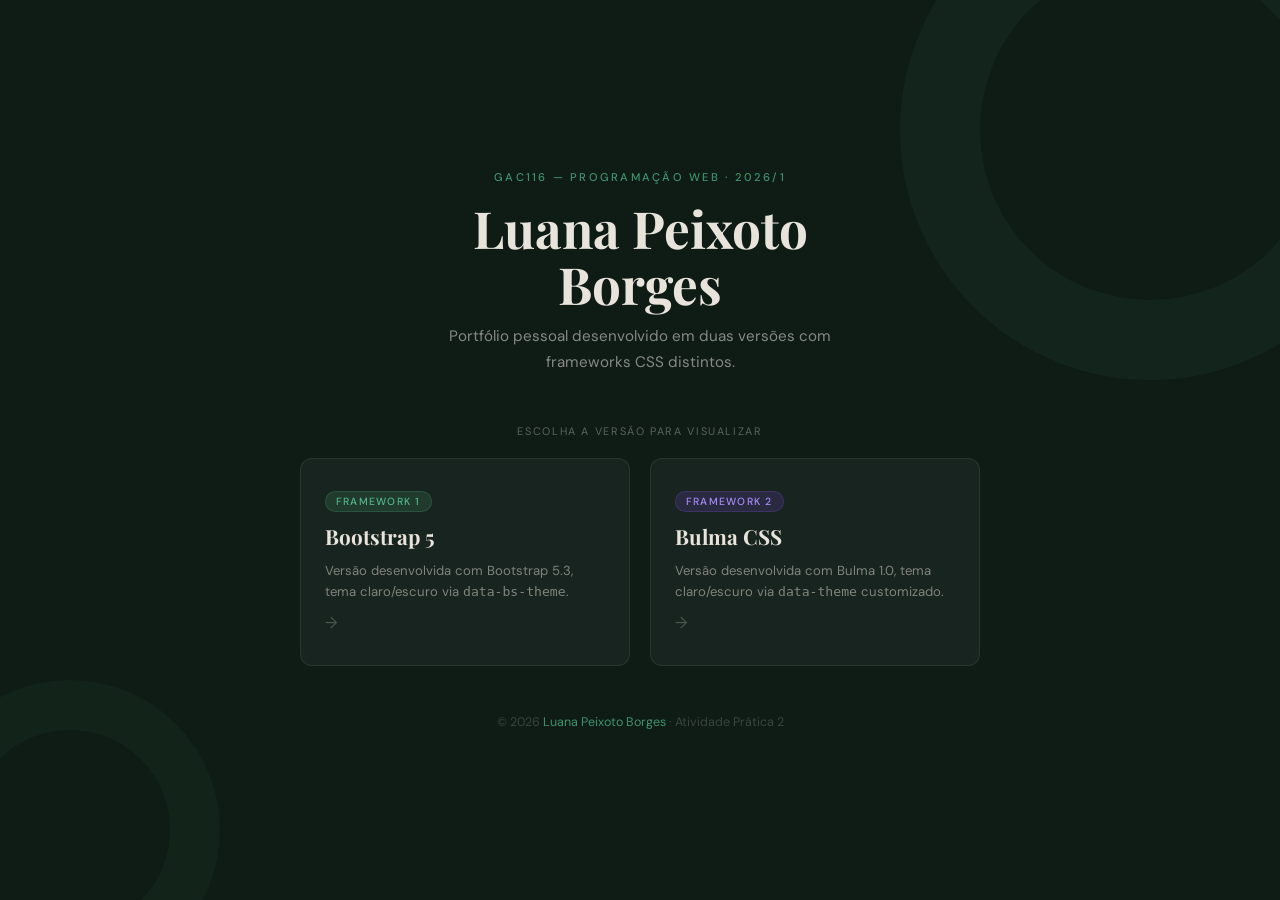
<file: index.html>
<!DOCTYPE html>
<html lang="pt-BR">
<head>
  <meta charset="UTF-8" />
  <meta name="viewport" content="width=device-width, initial-scale=1.0" />
  <title>Luana Peixoto Borges — Portfólio</title>
  <link href="https://fonts.googleapis.com/css2?family=Playfair+Display:wght@700&family=DM+Sans:wght@300;400;500&display=swap" rel="stylesheet" />
  <style>
    *, *::before, *::after { box-sizing: border-box; margin: 0; padding: 0; }

    body {
      font-family: 'DM Sans', sans-serif;
      background: #0f1c16;
      color: #e8e4dc;
      min-height: 100vh;
      display: flex;
      flex-direction: column;
      align-items: center;
      justify-content: center;
      padding: 40px 20px;
      position: relative;
      overflow: hidden;
    }

    /* Background decoration */
    body::before {
      content: '';
      position: fixed;
      top: -120px; right: -120px;
      width: 500px; height: 500px;
      border-radius: 50%;
      border: 80px solid rgba(64,145,108,0.08);
      pointer-events: none;
    }
    body::after {
      content: '';
      position: fixed;
      bottom: -80px; left: -80px;
      width: 300px; height: 300px;
      border-radius: 50%;
      border: 50px solid rgba(64,145,108,0.06);
      pointer-events: none;
    }

    .wrapper {
      max-width: 680px;
      width: 100%;
      text-align: center;
      position: relative;
      z-index: 1;
    }

    .eyebrow {
      font-size: 0.7rem;
      letter-spacing: 0.2em;
      text-transform: uppercase;
      color: #40916c;
      font-weight: 500;
      margin-bottom: 16px;
    }

    h1 {
      font-family: 'Playfair Display', serif;
      font-size: clamp(2rem, 6vw, 3.2rem);
      line-height: 1.1;
      color: #e8e4dc;
      margin-bottom: 12px;
    }

    .subtitle {
      font-size: 0.95rem;
      color: rgba(232,228,220,0.55);
      line-height: 1.7;
      max-width: 420px;
      margin: 0 auto 48px;
    }

    .label {
      font-size: 0.68rem;
      letter-spacing: 0.15em;
      text-transform: uppercase;
      color: rgba(232,228,220,0.35);
      margin-bottom: 20px;
    }

    .cards {
      display: grid;
      grid-template-columns: 1fr 1fr;
      gap: 20px;
    }

    @media (max-width: 480px) {
      .cards { grid-template-columns: 1fr; }
    }

    .card {
      background: rgba(255,255,255,0.04);
      border: 1px solid rgba(255,255,255,0.08);
      border-radius: 12px;
      padding: 32px 24px;
      text-decoration: none;
      color: #e8e4dc;
      display: flex;
      flex-direction: column;
      align-items: flex-start;
      gap: 10px;
      transition: background 0.25s, border-color 0.25s, transform 0.25s;
      cursor: pointer;
    }

    .card:hover {
      background: rgba(64,145,108,0.12);
      border-color: rgba(64,145,108,0.45);
      transform: translateY(-4px);
    }

    .card-badge {
      font-size: 0.65rem;
      letter-spacing: 0.12em;
      text-transform: uppercase;
      background: rgba(64,145,108,0.2);
      color: #52b788;
      border: 1px solid rgba(64,145,108,0.3);
      border-radius: 20px;
      padding: 3px 10px;
      font-weight: 500;
    }

    .card-badge.purple {
      background: rgba(111,66,193,0.2);
      color: #a78bfa;
      border-color: rgba(111,66,193,0.3);
    }

    .card h2 {
      font-family: 'Playfair Display', serif;
      font-size: 1.3rem;
      color: #e8e4dc;
    }

    .card p {
      font-size: 0.82rem;
      color: rgba(232,228,220,0.5);
      line-height: 1.6;
      text-align: left;
    }

    .card-arrow {
      margin-top: auto;
      font-size: 1rem;
      color: rgba(232,228,220,0.25);
      transition: color 0.2s, transform 0.2s;
    }

    .card:hover .card-arrow {
      color: #52b788;
      transform: translateX(4px);
    }

    .footer-note {
      margin-top: 48px;
      font-size: 0.78rem;
      color: rgba(232,228,220,0.2);
    }

    .footer-note span { color: #40916c; }
  </style>
</head>
<body>
  <div class="wrapper">
    <p class="eyebrow">GAC116 — Programação Web · 2026/1</p>
    <h1>Luana Peixoto<br>Borges</h1>
    <p class="subtitle">Portfólio pessoal desenvolvido em duas versões com frameworks CSS distintos.</p>

    <p class="label">Escolha a versão para visualizar</p>

    <div class="cards">
      <a href="bootstrap/index.html" class="card">
        <span class="card-badge">Framework 1</span>
        <h2>Bootstrap 5</h2>
        <p>Versão desenvolvida com Bootstrap 5.3, tema claro/escuro via <code>data-bs-theme</code>.</p>
        <span class="card-arrow">→</span>
      </a>
      <a href="bulma/index.html" class="card">
        <span class="card-badge purple">Framework 2</span>
        <h2>Bulma CSS</h2>
        <p>Versão desenvolvida com Bulma 1.0, tema claro/escuro via <code>data-theme</code> customizado.</p>
        <span class="card-arrow">→</span>
      </a>
    </div>

    <p class="footer-note">© 2026 <span>Luana Peixoto Borges</span> · Atividade Prática 2</p>
  </div>
</body>
</html>
</file>
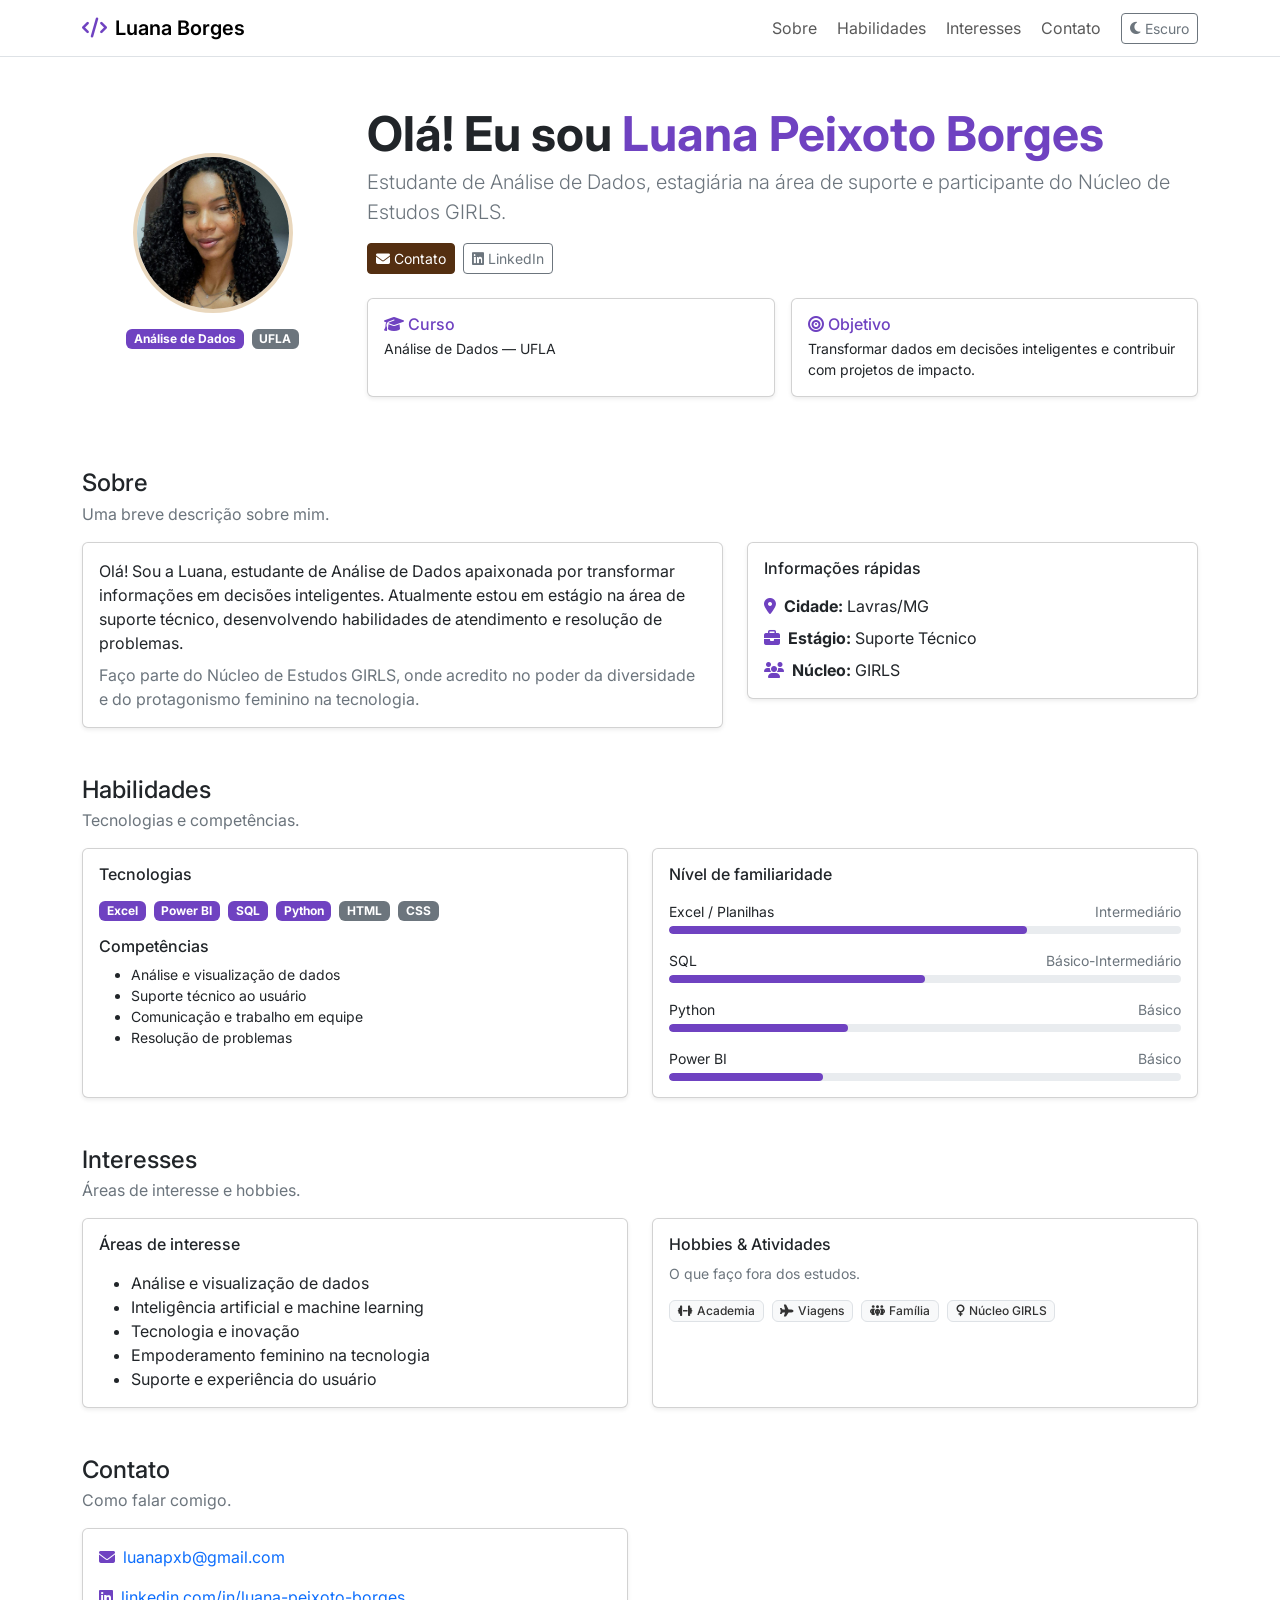
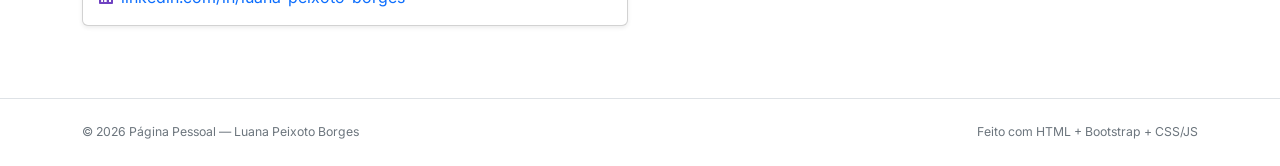
<file: bootstrap/index.html>
<!DOCTYPE html>
<html lang="pt-BR" data-bs-theme="light">
<head>
  <meta charset="UTF-8" />
  <meta name="viewport" content="width=device-width, initial-scale=1.0" />
  <title>Luana Peixoto Borges</title>

  <!-- Bootstrap 5 -->
  <link href="https://cdn.jsdelivr.net/npm/bootstrap@5.3.3/dist/css/bootstrap.min.css" rel="stylesheet" />

  <!-- Font Awesome -->
  <link rel="stylesheet" href="https://cdnjs.cloudflare.com/ajax/libs/font-awesome/6.5.0/css/all.min.css" />

  <!-- Google Fonts -->
  <link href="https://fonts.googleapis.com/css2?family=Inter:wght@300;400;500;600;700&display=swap" rel="stylesheet" />

  <!-- CSS próprio -->
  <link rel="stylesheet" href="assets/css/styles.css" />
</head>
<body>

  <!-- ========== NAVBAR ========== -->
  <nav class="navbar navbar-expand-lg border-bottom sticky-top">
    <div class="container">
      <a class="navbar-brand fw-semibold" href="#top">
        <i class="fa-solid fa-code me-2 text-primary"></i>Luana Borges
      </a>
      <button class="navbar-toggler" type="button" data-bs-toggle="collapse" data-bs-target="#navContent">
        <span class="navbar-toggler-icon"></span>
      </button>
      <div class="collapse navbar-collapse" id="navContent">
        <ul class="navbar-nav ms-auto gap-lg-1 align-items-lg-center py-2 py-lg-0">
          <li class="nav-item"><a class="nav-link" href="#sobre">Sobre</a></li>
          <li class="nav-item"><a class="nav-link" href="#habilidades">Habilidades</a></li>
          <li class="nav-item"><a class="nav-link" href="#interesses">Interesses</a></li>
          <li class="nav-item"><a class="nav-link" href="#contato">Contato</a></li>
          <li class="nav-item ms-lg-2">
            <button id="themeToggle" class="btn btn-outline-secondary btn-sm d-flex align-items-center gap-1">
              <i class="fa-solid fa-moon" id="themeIcon"></i>
              <span id="themeLabel">Tema</span>
            </button>
          </li>
        </ul>
      </div>
    </div>
  </nav>

  <!-- ========== HEADER / INFORMAÇÕES BÁSICAS ========== -->
  <header id="top" class="py-5">
    <div class="container">
      <div class="row align-items-center g-4">

        <!-- Foto de perfil -->
        <div class="col-12 col-lg-3 text-center">
          <img
            src="assets/img/foto.jpg"
            alt="Foto de Luana Peixoto Borges"
            class="profile-img mb-3"
            onerror="this.outerHTML='<div class=\'profile-img d-flex align-items-center justify-content-center bg-secondary-subtle mx-auto mb-3\'><i class=\'fa-solid fa-user fa-4x text-secondary\'></i></div>'"
          />
          <div class="d-flex flex-wrap justify-content-center gap-2">
            <span class="badge text-bg-primary">Análise de Dados</span>
            <span class="badge text-bg-secondary">UFLA</span>
          </div>
        </div>

        <!-- Texto principal -->
        <div class="col-12 col-lg-9">
          <h1 class="display-5 fw-bold mb-1">
            Olá! Eu sou <span class="text-primary">Luana Peixoto Borges</span>
          </h1>
          <p class="lead text-secondary mb-3">
            Estudante de Análise de Dados, estagiária na área de suporte e participante do Núcleo de Estudos GIRLS.
          </p>
          <div class="d-flex flex-wrap gap-2 mb-4">
            <a href="#contato" class="btn btn-primary btn-sm">
              <i class="fa-solid fa-envelope me-1"></i>Contato
            </a>
            <a href="https://www.linkedin.com/in/luana-peixoto-borges/" target="_blank" class="btn btn-outline-secondary btn-sm">
              <i class="fa-brands fa-linkedin me-1"></i>LinkedIn
            </a>
          </div>

          <!-- Cards de info rápida -->
          <div class="row g-3">
            <div class="col-12 col-md-6">
              <div class="card shadow-sm h-100">
                <div class="card-body">
                  <h6 class="text-primary mb-1"><i class="fa-solid fa-graduation-cap me-1"></i>Curso</h6>
                  <p class="mb-0 small">Análise de Dados — UFLA</p>
                </div>
              </div>
            </div>
            <div class="col-12 col-md-6">
              <div class="card shadow-sm h-100">
                <div class="card-body">
                  <h6 class="text-primary mb-1"><i class="fa-solid fa-bullseye me-1"></i>Objetivo</h6>
                  <p class="mb-0 small">Transformar dados em decisões inteligentes e contribuir com projetos de impacto.</p>
                </div>
              </div>
            </div>
          </div>
        </div>

      </div>
    </div>
  </header>

  <main class="pb-5">

    <!-- ========== SOBRE ========== -->
    <section id="sobre" class="py-4">
      <div class="container">
        <div class="mb-3">
          <h2 class="h4 mb-1">Sobre</h2>
          <p class="text-secondary mb-0">Uma breve descrição sobre mim.</p>
        </div>
        <div class="row g-4">
          <div class="col-12 col-lg-7">
            <div class="card shadow-sm">
              <div class="card-body">
                <p class="mb-2">
                  Olá! Sou a Luana, estudante de Análise de Dados apaixonada por transformar informações em decisões inteligentes.
                  Atualmente estou em estágio na área de suporte técnico, desenvolvendo habilidades de atendimento e resolução de problemas.
                </p>
                <p class="text-secondary mb-0">
                  Faço parte do Núcleo de Estudos GIRLS, onde acredito no poder da diversidade e do protagonismo feminino na tecnologia.
                </p>
              </div>
            </div>
          </div>
          <div class="col-12 col-lg-5">
            <div class="card shadow-sm">
              <div class="card-body">
                <h3 class="h6 mb-3">Informações rápidas</h3>
                <ul class="list-unstyled mb-0">
                  <li class="d-flex gap-2 mb-2">
                    <i class="fa-solid fa-location-dot text-primary mt-1"></i>
                    <div><strong>Cidade:</strong> Lavras/MG</div>
                  </li>
                  <li class="d-flex gap-2 mb-2">
                    <i class="fa-solid fa-briefcase text-primary mt-1"></i>
                    <div><strong>Estágio:</strong> Suporte Técnico</div>
                  </li>
                  <li class="d-flex gap-2">
                    <i class="fa-solid fa-users text-primary mt-1"></i>
                    <div><strong>Núcleo:</strong> GIRLS</div>
                  </li>
                </ul>
              </div>
            </div>
          </div>
        </div>
      </div>
    </section>

    <!-- ========== HABILIDADES ========== -->
    <section id="habilidades" class="py-4">
      <div class="container">
        <div class="mb-3">
          <h2 class="h4 mb-1">Habilidades</h2>
          <p class="text-secondary mb-0">Tecnologias e competências.</p>
        </div>
        <div class="row g-4">
          <div class="col-12 col-lg-6">
            <div class="card shadow-sm h-100">
              <div class="card-body">
                <h3 class="h6 mb-3">Tecnologias</h3>
                <div class="d-flex flex-wrap gap-2 mb-3">
                  <span class="badge text-bg-primary">Excel</span>
                  <span class="badge text-bg-primary">Power BI</span>
                  <span class="badge text-bg-primary">SQL</span>
                  <span class="badge text-bg-primary">Python</span>
                  <span class="badge text-bg-secondary">HTML</span>
                  <span class="badge text-bg-secondary">CSS</span>
                </div>
                <h3 class="h6 mb-2">Competências</h3>
                <ul class="small mb-0">
                  <li>Análise e visualização de dados</li>
                  <li>Suporte técnico ao usuário</li>
                  <li>Comunicação e trabalho em equipe</li>
                  <li>Resolução de problemas</li>
                </ul>
              </div>
            </div>
          </div>
          <div class="col-12 col-lg-6">
            <div class="card shadow-sm h-100">
              <div class="card-body">
                <h3 class="h6 mb-3">Nível de familiaridade</h3>
                <div class="mb-3">
                  <div class="d-flex justify-content-between small mb-1">
                    <span>Excel / Planilhas</span>
                    <span class="text-secondary">Intermediário</span>
                  </div>
                  <div class="progress" style="height:8px;">
                    <div class="progress-bar bg-primary" style="width:70%"></div>
                  </div>
                </div>
                <div class="mb-3">
                  <div class="d-flex justify-content-between small mb-1">
                    <span>SQL</span>
                    <span class="text-secondary">Básico-Intermediário</span>
                  </div>
                  <div class="progress" style="height:8px;">
                    <div class="progress-bar bg-primary" style="width:50%"></div>
                  </div>
                </div>
                <div class="mb-3">
                  <div class="d-flex justify-content-between small mb-1">
                    <span>Python</span>
                    <span class="text-secondary">Básico</span>
                  </div>
                  <div class="progress" style="height:8px;">
                    <div class="progress-bar bg-primary" style="width:35%"></div>
                  </div>
                </div>
                <div>
                  <div class="d-flex justify-content-between small mb-1">
                    <span>Power BI</span>
                    <span class="text-secondary">Básico</span>
                  </div>
                  <div class="progress" style="height:8px;">
                    <div class="progress-bar bg-primary" style="width:30%"></div>
                  </div>
                </div>
              </div>
            </div>
          </div>
        </div>
      </div>
    </section>

    <!-- ========== INTERESSES ========== -->
    <section id="interesses" class="py-4">
      <div class="container">
        <div class="mb-3">
          <h2 class="h4 mb-1">Interesses</h2>
          <p class="text-secondary mb-0">Áreas de interesse e hobbies.</p>
        </div>
        <div class="row g-4">
          <div class="col-12 col-lg-6">
            <div class="card shadow-sm h-100">
              <div class="card-body">
                <h3 class="h6 mb-3">Áreas de interesse</h3>
                <ul class="mb-0">
                  <li>Análise e visualização de dados</li>
                  <li>Inteligência artificial e machine learning</li>
                  <li>Tecnologia e inovação</li>
                  <li>Empoderamento feminino na tecnologia</li>
                  <li>Suporte e experiência do usuário</li>
                </ul>
              </div>
            </div>
          </div>
          <div class="col-12 col-lg-6">
            <div class="card shadow-sm h-100">
              <div class="card-body">
                <h3 class="h6 mb-2">Hobbies & Atividades</h3>
                <p class="text-secondary small mb-3">O que faço fora dos estudos.</p>
                <div class="d-flex flex-wrap gap-2">
                  <span class="badge text-bg-light border">
                    <i class="fa-solid fa-dumbbell me-1"></i>Academia
                  </span>
                  <span class="badge text-bg-light border">
                    <i class="fa-solid fa-plane me-1"></i>Viagens
                  </span>
                  <span class="badge text-bg-light border">
                    <i class="fa-solid fa-people-group me-1"></i>Família
                  </span>
                  <span class="badge text-bg-light border">
                    <i class="fa-solid fa-venus me-1"></i>Núcleo GIRLS
                  </span>
                </div>
              </div>
            </div>
          </div>
        </div>
      </div>
    </section>

    <!-- ========== CONTATO ========== -->
    <section id="contato" class="py-4">
      <div class="container">
        <div class="mb-3">
          <h2 class="h4 mb-1">Contato</h2>
          <p class="text-secondary mb-0">Como falar comigo.</p>
        </div>
        <div class="row g-4">
          <div class="col-12 col-lg-6">
            <div class="card shadow-sm">
              <div class="card-body">
                <ul class="list-unstyled mb-0">
                  <li class="d-flex gap-2 align-items-center mb-3">
                    <i class="fa-solid fa-envelope text-primary"></i>
                    <a href="mailto:luanapxb@gmail.com" class="link-underline link-underline-opacity-0">luanapxb@gmail.com</a>
                  </li>
                  <li class="d-flex gap-2 align-items-center">
                    <i class="fa-brands fa-linkedin text-primary"></i>
                    <a href="https://www.linkedin.com/in/luana-peixoto-borges/" target="_blank" class="link-underline link-underline-opacity-0">
                      linkedin.com/in/luana-peixoto-borges
                    </a>
                  </li>
                </ul>
              </div>
            </div>
          </div>
        </div>
      </div>
    </section>

  </main>

  <!-- ========== RODAPÉ ========== -->
  <footer class="border-top py-4">
    <div class="container d-flex flex-column flex-md-row justify-content-between gap-2">
      <small class="text-secondary">© <span id="year"></span> Página Pessoal — Luana Peixoto Borges</small>
      <small class="text-secondary">Feito com HTML + Bootstrap + CSS/JS</small>
    </div>
  </footer>

  <!-- Bootstrap JS -->
  <script src="https://cdn.jsdelivr.net/npm/bootstrap@5.3.3/dist/js/bootstrap.bundle.min.js"></script>
  <!-- JS próprio -->
  <script src="assets/js/script.js"></script>
</body>
</html>
</file>
<file: bootstrap/assets/css/styles.css>
/* =============================================
   FONTE
   ============================================= */
body {
  font-family: 'Inter', sans-serif;
}

/* =============================================
   COR PRIMÁRIA — MAARROM
   Sobrescreve o azul padrão do Bootstrap
   ============================================= */
:root {
  --bs-primary: #542f11;
  --bs-primary-rgb: 111, 66, 193;
  --bs-link-color: #542f11;;
  --bs-link-hover-color: ##50230e;;
}

.text-primary         { color: #542f11; !important; }
.bg-primary           { background-color: #542f11; !important; }
.btn-primary          { background-color: #542f11;; border-color: #542f11;; }
.btn-primary:hover    { background-color: ##50230e;; border-color: ##50230e;; }
.btn-outline-primary  { color: #542f11;; border-color: #542f11;; }
.btn-outline-primary:hover { background-color: #542f11;; color: #fff; }
.text-bg-primary      { background-color: #542f11; !important; color: #fff !important; }
.progress-bar.bg-primary { background-color: #542f11; !important; }
.badge.text-bg-primary   { background-color: #542f11; !important; color: #fff !important; }

/* =============================================
   NAVBAR
   ============================================= */
.navbar {
  backdrop-filter: blur(10px);
}

/* =============================================
   FOTO DE PERFIL
   ============================================= */
.profile-img {
  width: 160px;
  height: 160px;
  border-radius: 999px;
  object-fit: cover;
  border: 4px solid rgba(193, 140, 66, 0.35);
  display: block;
  margin: 0 auto;
}

/* =============================================
   ÂNCORAS — espaço por causa da navbar fixa
   ============================================= */
section {
  scroll-margin-top: 72px;
}

/* =============================================
   CARDS — hover suave
   ============================================= */
.card {
  transition: transform 0.18s ease, box-shadow 0.18s ease;
}
.card:hover {
  transform: translateY(-3px);
  box-shadow: 0 8px 24px rgba(193, 146, 66, 0.1) !important;
}

/* =============================================
   PROGRESS BAR — arredondada
   ============================================= */
.progress {
  border-radius: 99px;
}
.progress-bar {
  border-radius: 99px;
}

/* =============================================
   BADGES — borda no tema claro
   ============================================= */
.badge.text-bg-light {
  color: #333 !important;
  font-weight: 500;
}

/* =============================================
   FOOTER
   ============================================= */
footer {
  font-size: 0.875rem;
}
</file>
